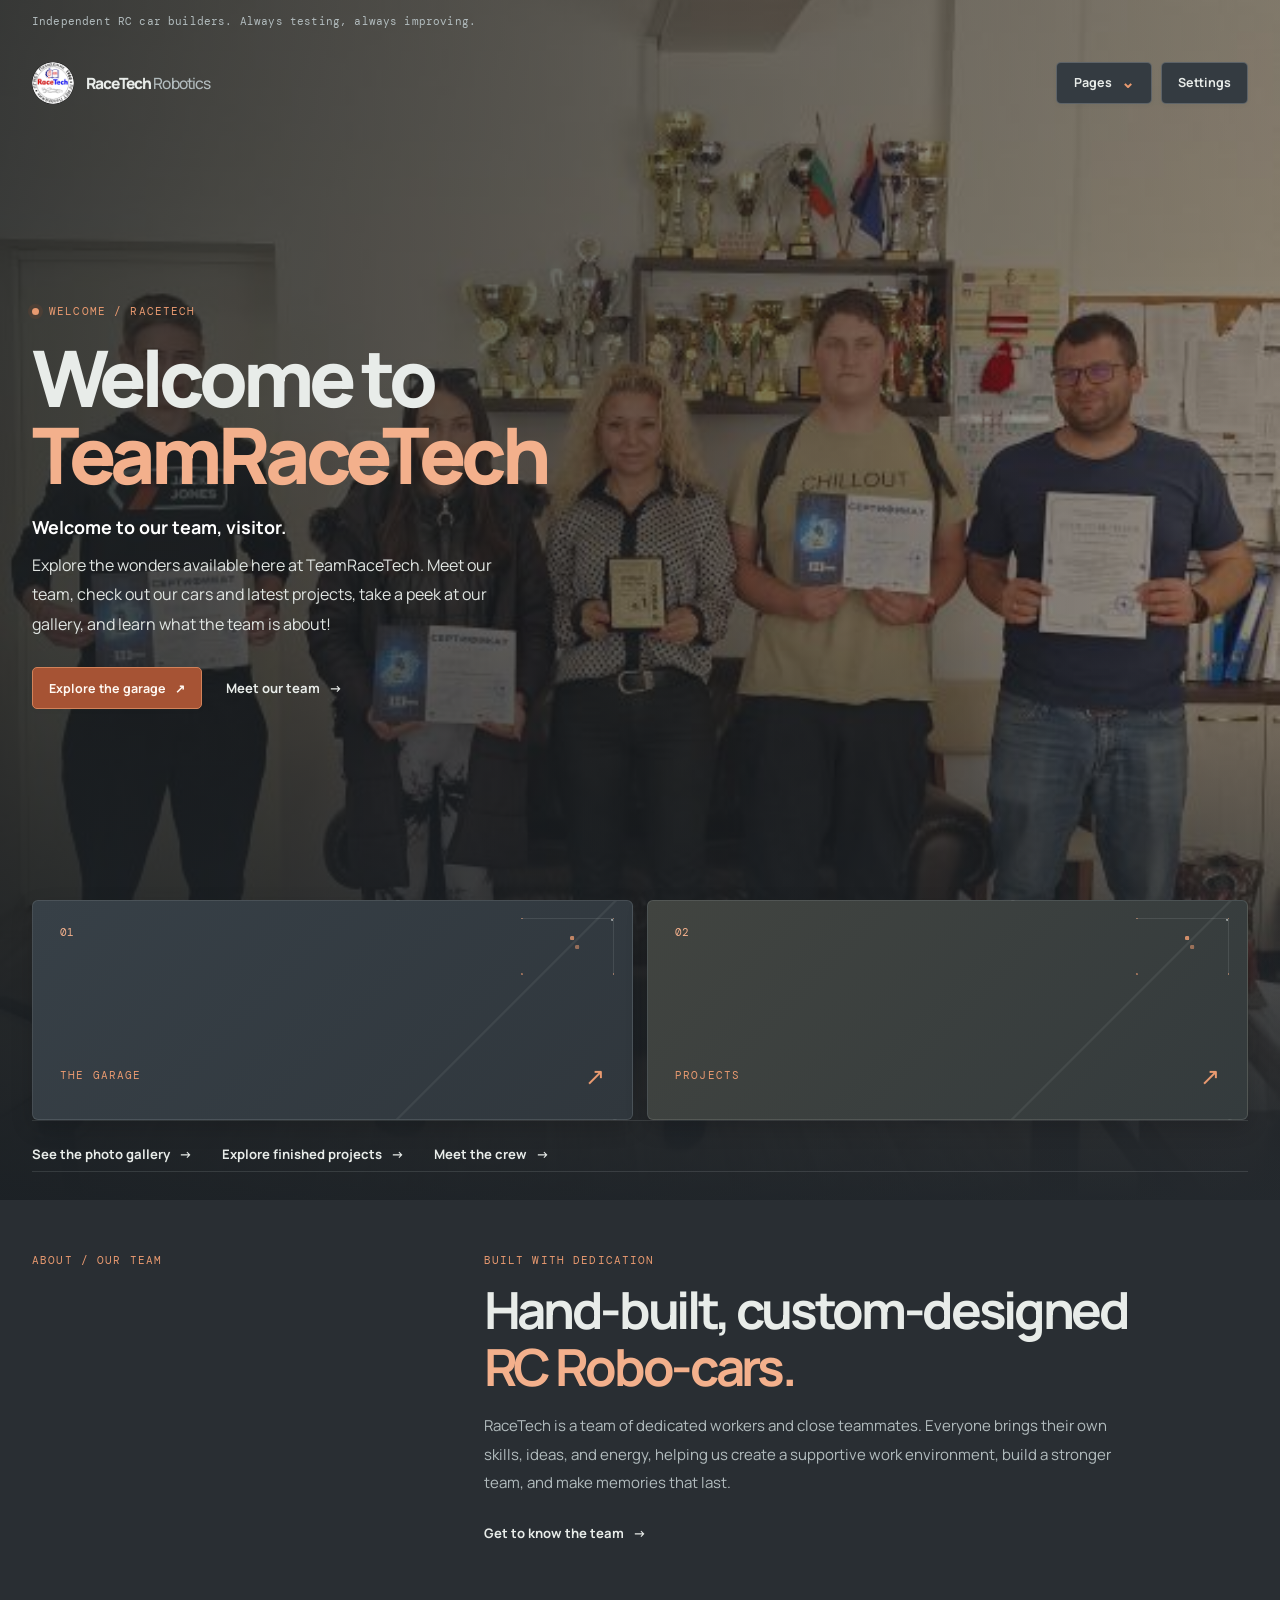
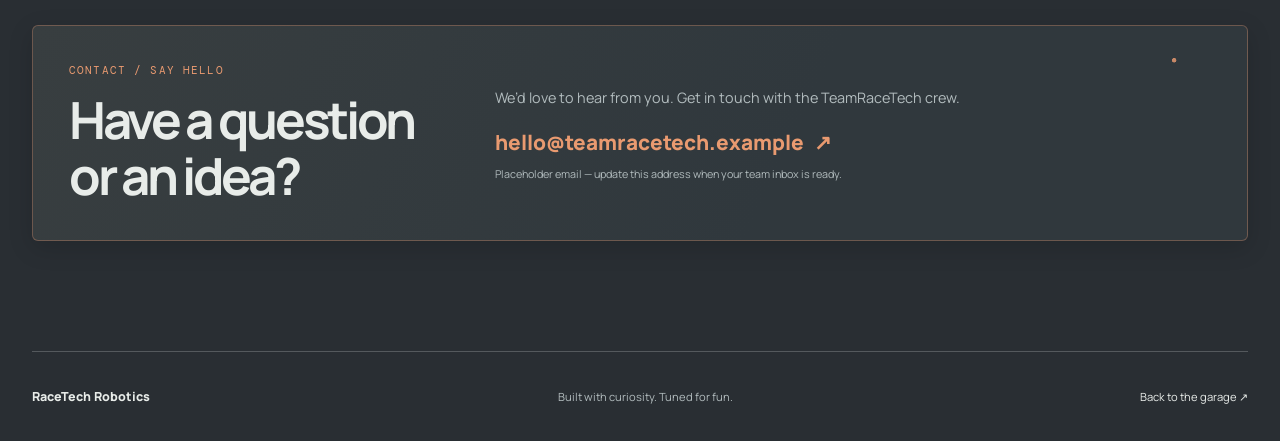
<file: index.html>
<!DOCTYPE html>
<html lang="en">
  <head>
    <meta charset="UTF-8" />
    <meta name="viewport" content="width=device-width, initial-scale=1.0" />
    <meta name="theme-color" content="#292e33" />
    <meta name="description" content="Welcome to TeamRaceTech. Meet our team, explore our RC cars, and see what we are building." />
    <title>Welcome to TeamRaceTech | RaceTech Robotics</title>
    <link rel="preconnect" href="https://fonts.googleapis.com" />
    <link rel="preconnect" href="https://fonts.gstatic.com" crossorigin />
    <link href="https://fonts.googleapis.com/css2?family=DM+Mono:wght@400;500&family=Manrope:wght@400;500;600;700;800&display=swap" rel="stylesheet" />
    <link rel="stylesheet" href="style.css" />
    <script defer src="script.js"></script>
  </head>
  <body data-page="home">
    <div class="site-shell home-page">
      <div class="home-backdrop" role="img" aria-label="The TeamRaceTech members celebrating their achievements"></div>
      <div class="rec-banner" id="rec-banner">
        <span>Independent RC car builders. Always testing, always improving.</span>
      </div>

      <header class="navbar">
        <a class="logo" href="index.html" aria-label="RaceTech Robotics home">
          <img class="logo-mark" src="racetech-logo.png" alt="" />
          <span>RaceTech <span class="logo-light">Robotics</span></span>
        </a>
        <nav class="nav-controls" aria-label="Main navigation">
          <div class="pages-dropdown">
            <button class="tech-btn nav-trigger" id="pages-toggle" type="button" aria-expanded="false" aria-controls="pages-menu">
              Pages <span class="chevron" aria-hidden="true">⌄</span>
            </button>
            <div class="dropdown-content" id="pages-menu" hidden>
              <a href="index.html" aria-current="page"><span>01</span> Home</a>
              <a href="garage.html"><span>02</span> Garage</a>
              <a href="gallery.html"><span>03</span> Gallery</a>
              <a href="projects.html"><span>04</span> Projects</a>
              <a href="final-projects.html"><span>05</span> Final Projects</a>
              <a href="team.html"><span>06</span> The team</a>
            </div>
          </div>
          <button class="tech-btn" type="button" onclick="openModal('settings-modal')">Settings</button>
        </nav>
      </header>

      <main class="container home-container">
        <section class="hero welcome-hero">
          <div class="hero-copy">
            <p class="eyebrow"><span class="live-dot"></span> WELCOME / RACETECH</p>
            <h1>Welcome to<br /><span>TeamRaceTech</span></h1>
            <p class="hero-desc"><strong>Welcome to our team, visitor.</strong> Explore the wonders available here at TeamRaceTech. Meet our team, check out our cars and latest projects, take a peek at our gallery, and learn what the team is about!</p>
            <div class="hero-actions">
              <a class="tech-btn primary-btn" href="garage.html">Explore the garage <span aria-hidden="true">↗</span></a>
              <a class="text-button" href="team.html">Meet our team <span aria-hidden="true">→</span></a>
            </div>
          </div>
        </section>

        <section class="home-feature-grid">
          <a class="feature-card" href="garage.html">
            <span class="feature-number">01</span>
            <div><p class="eyebrow">THE GARAGE</p></div>
            <span class="card-arrow" aria-hidden="true">↗</span>
          </a>
          <a class="feature-card feature-card-accent" href="projects.html">
            <span class="feature-number">02</span>
            <div><p class="eyebrow">PROJECTS</p></div>
            <span class="card-arrow" aria-hidden="true">↗</span>
          </a>
        </section>
        <section class="home-project-links">
          <a class="text-button" href="gallery.html">See the photo gallery <span aria-hidden="true">→</span></a>
          <a class="text-button" href="final-projects.html">Explore finished projects <span aria-hidden="true">→</span></a>
          <a class="text-button" href="team.html">Meet the crew <span aria-hidden="true">→</span></a>
        </section>

        <section class="intro-section home-about" id="about">
          <div class="section-kicker">ABOUT / OUR TEAM</div>
          <div>
            <p class="eyebrow">BUILT WITH DEDICATION</p>
            <h2>Hand-built, custom-designed<br /><span>RC Robo-cars.</span></h2>
            <p>RaceTech is a team of dedicated workers and close teammates. Everyone brings their own skills, ideas, and energy, helping us create a supportive work environment, build a stronger team, and make memories that last.</p>
            <a class="text-button" href="team.html">Get to know the team <span aria-hidden="true">→</span></a>
          </div>
        </section>

        <section class="contact-section" id="contact">
          <div>
            <p class="eyebrow">CONTACT / SAY HELLO</p>
            <h2>Have a question<br />or an idea?</h2>
          </div>
          <div class="contact-copy">
            <p>We’d love to hear from you. Get in touch with the TeamRaceTech crew.</p>
            <a class="contact-email" href="mailto:hello@teamracetech.example">hello@teamracetech.example <span aria-hidden="true">↗</span></a>
            <p class="contact-note">Placeholder email — update this address when your team inbox is ready.</p>
          </div>
        </section>
      </main>

      <footer class="site-footer"><a class="footer-brand" href="index.html">RaceTech Robotics</a><span>Built with curiosity. Tuned for fun.</span><a href="garage.html">Back to the garage ↗</a></footer>
    </div>

    <div id="settings-modal" class="modal-overlay" style="display:none;">
      <section class="modal-card" role="dialog" aria-modal="true" aria-labelledby="settings-title">
        <div class="modal-header"><div><p class="eyebrow">PREFERENCES</p><h2 id="settings-title">Settings</h2></div><button class="icon-button" type="button" aria-label="Close" onclick="closeModal('settings-modal')">×</button></div>
        <label class="toggle-row"><span><strong>Background grid</strong><small>A little workshop texture</small></span><input id="toggle-grid" type="checkbox" checked onchange="toggleSetting('grid')" /></label>
        <label class="toggle-row"><span><strong>Pointer glow</strong><small>Soft light that follows your cursor</small></span><input id="toggle-glow" type="checkbox" checked onchange="toggleSetting('glow')" /></label>
      </section>
    </div>
  </body>
</html>
</file>
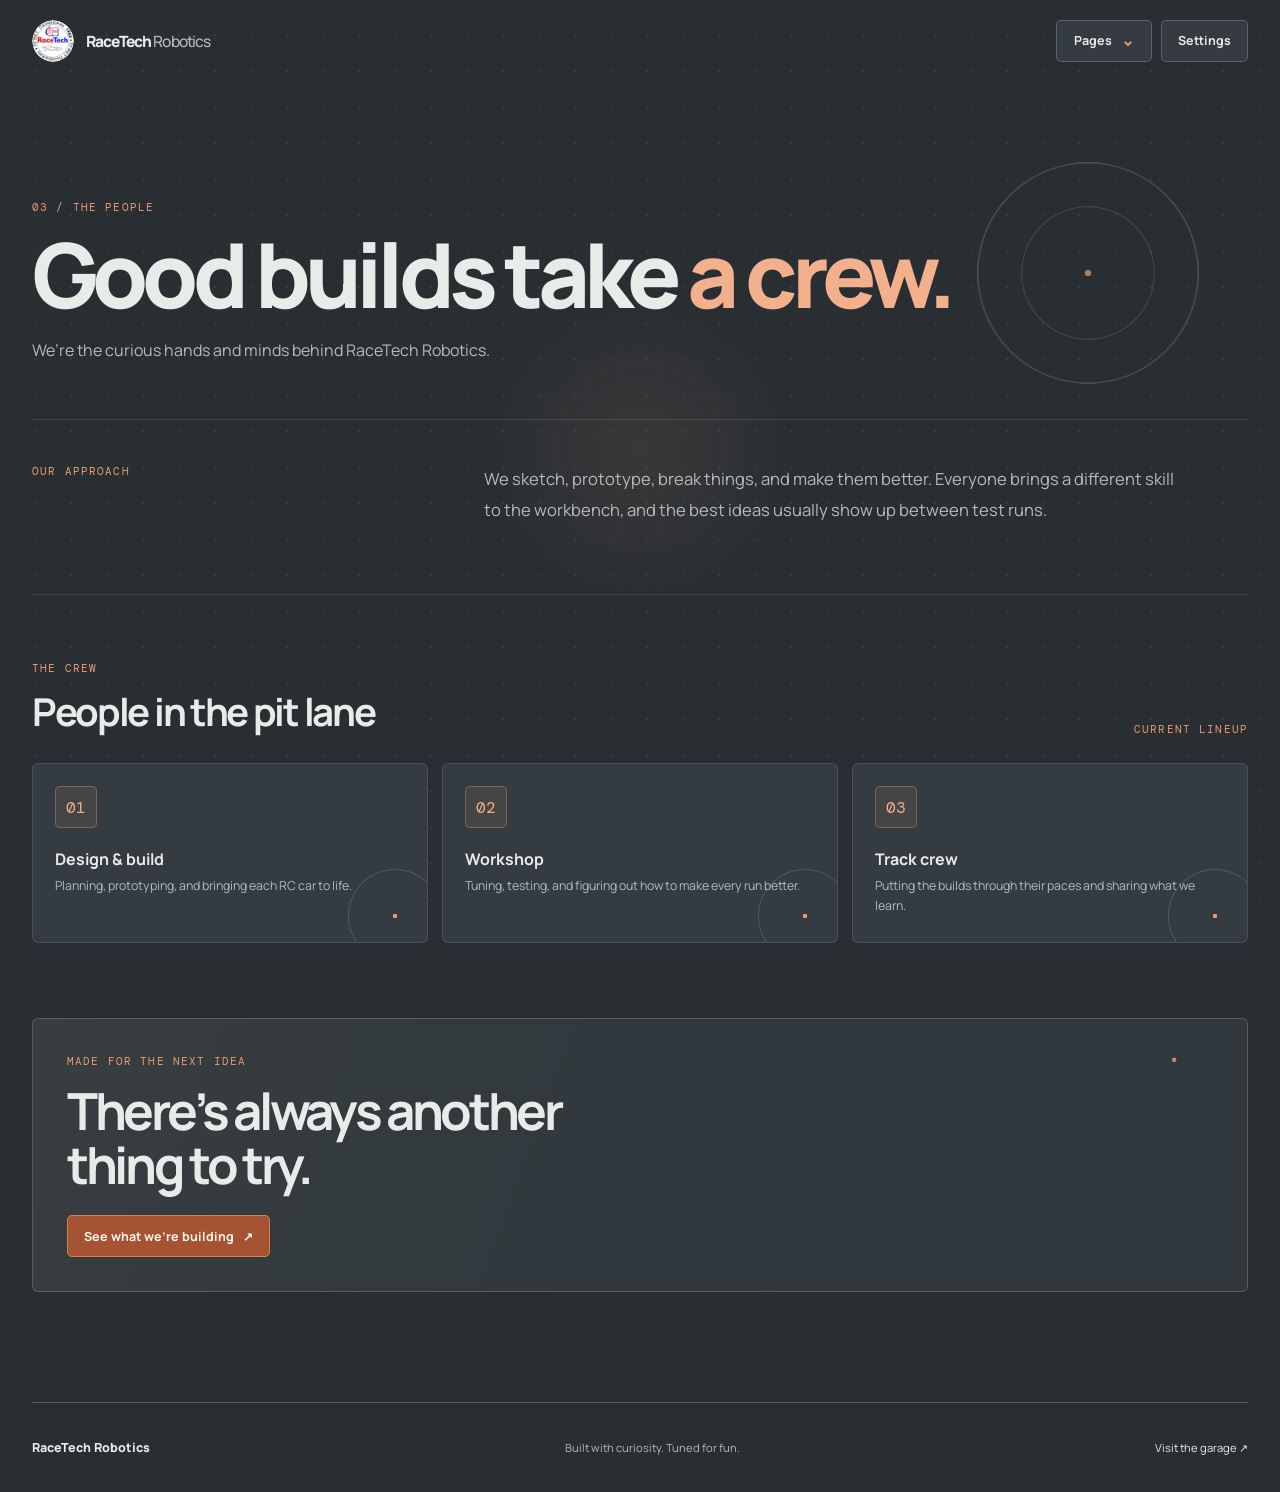
<file: team.html>
<!DOCTYPE html>
<html lang="en">
  <head>
    <meta charset="UTF-8" />
    <meta name="viewport" content="width=device-width, initial-scale=1.0" />
    <meta name="theme-color" content="#292e33" />
    <meta name="description" content="Meet the RaceTech Robotics crew building and racing RC cars." />
    <title>The Team | RaceTech Robotics</title>
    <link rel="preconnect" href="https://fonts.googleapis.com" />
    <link rel="preconnect" href="https://fonts.gstatic.com" crossorigin />
    <link href="https://fonts.googleapis.com/css2?family=DM+Mono:wght@400;500&family=Manrope:wght@400;500;600;700;800&display=swap" rel="stylesheet" />
    <link rel="stylesheet" href="style.css" />
    <script defer src="script.js"></script>
  </head>
  <body data-page="team">
    <div class="site-shell">
      <header class="navbar">
        <a class="logo" href="index.html" aria-label="RaceTech Robotics home"><img class="logo-mark" src="racetech-logo.png" alt="" /><span>RaceTech <span class="logo-light">Robotics</span></span></a>
        <nav class="nav-controls" aria-label="Main navigation">
          <div class="pages-dropdown"><button class="tech-btn nav-trigger" id="pages-toggle" type="button" aria-expanded="false" aria-controls="pages-menu">Pages <span class="chevron" aria-hidden="true">⌄</span></button><div class="dropdown-content" id="pages-menu" hidden><a href="index.html"><span>01</span> Home</a><a href="garage.html"><span>02</span> Garage</a><a href="gallery.html"><span>03</span> Gallery</a><a href="projects.html"><span>04</span> Projects</a><a href="final-projects.html"><span>05</span> Final Projects</a><a href="team.html" aria-current="page"><span>06</span> The team</a></div></div>
          <button class="tech-btn" type="button" onclick="openModal('settings-modal')">Settings</button>
        </nav>
      </header>
      <main class="container subpage">
        <header class="page-heading"><p class="eyebrow">03 / THE PEOPLE</p><h1>Good builds take <span>a crew.</span></h1><p>We’re the curious hands and minds behind RaceTech Robotics.</p></header>
        <section class="team-intro">
          <div class="section-kicker">OUR APPROACH</div>
          <p>We sketch, prototype, break things, and make them better. Everyone brings a different skill to the workbench, and the best ideas usually show up between test runs.</p>
        </section>
        <section class="roster-section"><div class="section-title-row"><div><p class="eyebrow">THE CREW</p><h2>People in the pit lane</h2></div><span class="section-kicker">CURRENT LINEUP</span></div><div class="team-grid"><article class="team-card"><div class="team-card-icon">01</div><h3>Design &amp; build</h3><p>Planning, prototyping, and bringing each RC car to life.</p></article><article class="team-card"><div class="team-card-icon">02</div><h3>Workshop</h3><p>Tuning, testing, and figuring out how to make every run better.</p></article><article class="team-card"><div class="team-card-icon">03</div><h3>Track crew</h3><p>Putting the builds through their paces and sharing what we learn.</p></article></div></section>
        <section class="join-card"><p class="eyebrow">MADE FOR THE NEXT IDEA</p><h2>There’s always another<br />thing to try.</h2><a class="tech-btn primary-btn" href="projects.html">See what we’re building <span aria-hidden="true">↗</span></a></section>
      </main>
      <footer class="site-footer"><a class="footer-brand" href="index.html">RaceTech Robotics</a><span>Built with curiosity. Tuned for fun.</span><a href="garage.html">Visit the garage ↗</a></footer>
    </div>
    <div id="settings-modal" class="modal-overlay" style="display:none;"><section class="modal-card" role="dialog" aria-modal="true" aria-labelledby="settings-title"><div class="modal-header"><div><p class="eyebrow">PREFERENCES</p><h2 id="settings-title">Settings</h2></div><button class="icon-button" type="button" aria-label="Close" onclick="closeModal('settings-modal')">×</button></div><label class="toggle-row"><span><strong>Background grid</strong><small>A little workshop texture</small></span><input id="toggle-grid" type="checkbox" checked onchange="toggleSetting('grid')" /></label><label class="toggle-row"><span><strong>Pointer glow</strong><small>Soft light that follows your cursor</small></span><input id="toggle-glow" type="checkbox" checked onchange="toggleSetting('glow')" /></label></section></div>
  </body>
</html>
</file>
<file: style.css>
:root {
  color-scheme: dark;
  --bg: #292e33;
  --panel: #343b41;
  --panel-raised: #404950;
  --line: rgba(230, 234, 232, 0.12);
  --line-strong: rgba(230, 234, 232, 0.23);
  --text: #e8ece9;
  --muted: #b2bcbe;
  --accent: #e99a70;
  --accent-dark: #f3b08c;
  --mono: "DM Mono", monospace;
  --sans: "Manrope", sans-serif;
}

* { box-sizing: border-box; }
html { scroll-behavior: smooth; }
body {
  min-height: 100vh;
  margin: 0;
  overflow-x: hidden;
  background: var(--bg);
  color: var(--text);
  font-family: var(--sans);
  -webkit-font-smoothing: antialiased;
}
body::before {
  position: fixed;
  z-index: 0;
  inset: 0;
  background-image:
    radial-gradient(circle, rgba(230, 234, 232, 0.18) 1px, transparent 1.2px),
    linear-gradient(rgba(230, 234, 232, 0.035) 1px, transparent 1px),
    linear-gradient(90deg, rgba(230, 234, 232, 0.035) 1px, transparent 1px);
  background-position: 17px 17px, center, center;
  background-size: 36px 36px, 36px 36px, 36px 36px;
  content: "";
  opacity: 0.42;
  pointer-events: none;
}
body.grid-hidden::before { display: none; }
body::after {
  position: fixed;
  z-index: 0;
  inset: 0;
  background: radial-gradient(220px circle at var(--pointer-x, 50%) var(--pointer-y, 50%), rgba(233, 154, 112, 0.09), transparent 74%);
  content: "";
  pointer-events: none;
}
body.glow-hidden::after { display: none; }
a { color: inherit; text-decoration: none; }
button, input { font: inherit; }
button { color: inherit; }
button:focus-visible, a:focus-visible, input:focus-visible {
  outline: 2px solid var(--accent);
  outline-offset: 4px;
}
[hidden] { display: none !important; }
.site-shell { position: relative; z-index: 1; width: min(100% - 64px, 1360px); margin: 0 auto; }

.rec-banner {
  display: flex;
  min-height: 42px;
  justify-content: space-between;
  align-items: center;
  gap: 16px;
  color: var(--muted);
  font-size: 0.76rem;
}
.text-button {
  display: inline-flex;
  align-items: center;
  gap: 9px;
  padding: 0;
  border: 0;
  background: none;
  color: var(--text);
  font-size: 0.82rem;
  font-weight: 700;
  cursor: pointer;
  transition: color 180ms ease, gap 180ms ease;
}
.text-button:hover { gap: 14px; color: var(--accent); }
.navbar {
  position: relative;
  z-index: 20;
  top: 0;
  display: flex;
  min-height: 82px;
  justify-content: space-between;
  align-items: center;
  gap: 24px;
  border-bottom: 1px solid transparent;
  background: transparent;
}
.logo { display: inline-flex; align-items: center; gap: 12px; font-size: 0.97rem; font-weight: 800; letter-spacing: -0.04em; white-space: nowrap; }
.logo-mark {
  display: block;
  width: 42px;
  height: 42px;
  flex: 0 0 auto;
  border-radius: 50%;
  background: #000;
  object-fit: contain;
}
.logo-light { color: var(--muted); font-weight: 500; }
.nav-controls { display: flex; align-items: center; gap: 9px; }
.pages-dropdown { position: relative; }
.tech-btn {
  position: relative;
  isolation: isolate;
  display: inline-flex;
  min-height: 42px;
  justify-content: center;
  align-items: center;
  gap: 9px;
  padding: 0 16px;
  overflow: visible;
  border: 1px solid var(--line-strong);
  border-radius: 8px;
  background: #171c20;
  color: var(--text);
  font-size: 0.78rem;
  font-weight: 700;
  cursor: pointer;
  transition: border-color 180ms ease, background 180ms ease, color 180ms ease, transform 180ms ease;
}
.tech-btn::before {
  position: absolute;
  z-index: 0;
  inset: -1px;
  padding: 1px;
  border-radius: inherit;
  background: conic-gradient(from 0deg, transparent 0deg 250deg, var(--accent) 290deg, #f4ffd8 320deg, transparent 360deg);
  content: "";
  opacity: 0;
  -webkit-mask: linear-gradient(#000 0 0) content-box, linear-gradient(#000 0 0);
  -webkit-mask-composite: xor;
  mask-composite: exclude;
  pointer-events: none;
  transition: opacity 180ms ease;
}
.tech-btn:hover {
  transform: translateY(-1px);
  border-color: rgba(197, 243, 106, 0.65);
  background: #202820;
  color: #f7ffea;
}
.tech-btn:hover::before { opacity: 0.82; animation: orbit-glow 1.6s linear infinite; }
.tech-btn:active { transform: translateY(0); }
.small-btn { min-height: 34px; padding: 0 12px; font-size: 0.7rem; }
.primary-btn { border-color: var(--accent); background: var(--accent); color: #171b12; }
.primary-btn:hover { border-color: #e2ffab; background: #d4ff8b; color: #11150d; }
.primary-btn::before { inset: -2px; padding: 2px; }
.nav-trigger { min-width: 96px; }
.chevron { color: var(--accent); font-size: 1rem; line-height: 0.7; }
.dropdown-content {
  position: absolute;
  top: calc(100% + 10px);
  right: 0;
  z-index: 40;
  width: 218px;
  max-height: min(70vh, 360px);
  padding: 7px;
  overflow-y: auto;
  border: 1px solid var(--line-strong);
  border-radius: 12px;
  background: #1a2023;
  box-shadow: 0 18px 44px rgba(0, 0, 0, 0.42);
  animation: menu-enter 150ms ease both;
}
.dropdown-content a {
  display: flex;
  min-height: 42px;
  align-items: center;
  gap: 13px;
  padding: 0 11px;
  border-radius: 7px;
  color: var(--text);
  font-size: 0.81rem;
  font-weight: 600;
}
.dropdown-content a span { color: var(--muted); font-family: var(--mono); font-size: 0.68rem; }
.dropdown-content a:hover, .dropdown-content a[aria-current="page"] { background: rgba(197, 243, 106, 0.1); color: var(--accent); }
.container { padding: 50px 0 110px; }
.home-page { isolation: isolate; }
.home-backdrop {
  position: absolute;
  z-index: -1;
  top: 0;
  left: 50%;
  width: 100vw;
  height: min(1050px, calc(100svh + 240px));
  transform: translateX(-50%);
  background-image:
    linear-gradient(90deg, var(--bg) 0%, rgba(16, 19, 22, 0.96) 22%, rgba(16, 19, 22, 0.66) 63%, rgba(16, 19, 22, 0.48) 100%),
    linear-gradient(180deg, rgba(16, 19, 22, 0.1) 42%, rgba(16, 19, 22, 0.42) 72%, var(--bg) 100%),
    url("welcome-background.jpg");
  background-position: center, center, right center;
  background-repeat: no-repeat;
  background-size: cover, cover, auto 85%;
  pointer-events: none;
}
.home-container { padding-top: 0; }
.hero {
  display: grid;
  min-height: 570px;
  grid-template-columns: 0.94fr 1.06fr;
  align-items: center;
  gap: clamp(32px, 6vw, 88px);
  padding: 46px 0 58px;
}
.hero-copy { position: relative; z-index: 1; }
.eyebrow, .section-kicker {
  margin: 0;
  color: var(--accent);
  font-family: var(--mono);
  font-size: 0.68rem;
  letter-spacing: 0.08em;
  line-height: 1.6;
  text-transform: uppercase;
}
.hero .eyebrow { display: flex; align-items: center; gap: 10px; }
.live-dot { width: 7px; height: 7px; border-radius: 50%; background: var(--accent); box-shadow: 0 0 12px rgba(197, 243, 106, 0.75); }
.hero h1, .page-heading h1 {
  margin: 19px 0 17px;
  font-size: clamp(3.1rem, 6.1vw, 5.9rem);
  font-weight: 800;
  letter-spacing: -0.085em;
  line-height: 0.99;
}
.hero h1 span, .page-heading h1 span, .intro-section h2 span { color: var(--accent); }
.hero-desc { max-width: 500px; margin: 0; color: var(--muted); font-size: 1rem; line-height: 1.85; }
.hero-actions { display: flex; align-items: center; gap: 24px; margin-top: 28px; }
.hero-visual {
  position: relative;
  min-width: 0;
  margin: 0;
  padding: 11px;
  border: 1px solid var(--line-strong);
  border-radius: 16px 4px 16px 4px;
  background: #171c20;
}
.hero-visual::after { position: absolute; inset: 11px; border: 1px solid rgba(255, 255, 255, 0.14); border-radius: 9px 2px 9px 2px; content: ""; pointer-events: none; }
.hero-visual img { display: block; width: 100%; height: clamp(320px, 38vw, 480px); border-radius: 9px 2px 9px 2px; object-fit: cover; filter: saturate(0.82) contrast(1.04); }
.hero-visual figcaption { display: flex; justify-content: space-between; gap: 12px; padding: 13px 5px 2px; color: var(--muted); font-family: var(--mono); font-size: 0.59rem; letter-spacing: 0.07em; }
.visual-index { position: absolute; top: 26px; left: 26px; padding: 7px 9px; border: 1px solid rgba(255,255,255,.35); border-radius: 4px; background: rgba(16,19,22,.7); color: var(--text); font-family: var(--mono); font-size: 0.65rem; }
.hero-stats { display: flex; gap: clamp(25px, 4vw, 48px); margin-top: 43px; }
.hero-stats div { display: grid; gap: 6px; }
.hero-stats strong { font-family: var(--mono); font-size: 1.2rem; font-weight: 400; }
.hero-stats span { color: var(--muted); font-size: 0.72rem; }
.welcome-hero {
  min-height: clamp(520px, calc(100svh - 145px), 760px);
  grid-template-columns: minmax(0, 1fr);
  padding: 38px 0 64px;
}
.welcome-hero .hero-copy { max-width: 560px; }
.welcome-hero h1 { max-width: 800px; }
.welcome-hero .hero-desc { max-width: 500px; color: #d0d7d0; }
.welcome-hero .hero-desc strong { display: block; margin-bottom: 7px; color: var(--text); font-size: 1.12rem; }

.intro-section { display: grid; grid-template-columns: 0.7fr 1.3fr; gap: 40px; padding: 72px 0 82px; border-top: 1px solid var(--line); }
.intro-section h2 { margin: 0 0 18px; font-size: clamp(2rem, 4vw, 3.7rem); letter-spacing: -0.07em; line-height: 1.1; }
.intro-section p:not(.eyebrow) { max-width: 660px; margin: 0 0 22px; color: var(--muted); font-size: 0.94rem; line-height: 1.9; }
.intro-section .text-button { margin-top: 4px; }
.home-about { padding-top: 80px; }
.home-about .eyebrow { margin-bottom: 12px; }
.contact-section {
  display: grid;
  grid-template-columns: 0.7fr 1.3fr;
  gap: 40px;
  align-items: center;
  padding: 36px;
  border: 1px solid rgba(197, 243, 106, 0.24);
  border-radius: 12px 3px 12px 3px;
  background: linear-gradient(115deg, rgba(197, 243, 106, 0.08), rgba(23, 28, 32, 0.88) 55%);
}
.contact-section h2 { margin: 12px 0 0; font-size: clamp(2rem, 4vw, 3.4rem); letter-spacing: -0.07em; line-height: 1.1; }
.contact-copy > p:first-child { max-width: 510px; margin: 0 0 17px; color: var(--muted); font-size: 0.9rem; line-height: 1.8; }
.contact-email { display: inline-flex; align-items: center; gap: 10px; color: var(--accent); font-size: clamp(1rem, 2vw, 1.3rem); font-weight: 800; overflow-wrap: anywhere; }
.contact-email:hover { color: #e2ffab; }
.contact-note { margin: 11px 0 0; color: var(--muted); font-size: 0.67rem; }
.home-feature-grid { display: grid; grid-template-columns: 1fr 1fr; gap: 14px; }
.home-project-links { display: flex; flex-wrap: wrap; gap: 18px 30px; padding: 24px 0 8px; border-top: 1px solid var(--line); }
.feature-card {
  position: relative;
  display: flex;
  min-height: 220px;
  justify-content: space-between;
  align-items: flex-end;
  padding: 27px;
  overflow: hidden;
  border: 1px solid var(--line);
  border-radius: 12px 3px 12px 3px;
  background: linear-gradient(135deg, #20272a, #161b1e);
  transition: border-color 200ms ease, transform 200ms ease;
}
.feature-card:hover { transform: translateY(-3px); border-color: rgba(197, 243, 106, 0.52); }
.feature-card-accent { background: linear-gradient(135deg, #242b20, #171c18); }
.feature-number { position: absolute; top: 24px; left: 27px; color: var(--muted); font-family: var(--mono); font-size: 0.7rem; }
.feature-card .eyebrow { margin-bottom: 8px; }
.feature-card h3 { margin: 0; font-size: clamp(1.5rem, 2.6vw, 2.2rem); letter-spacing: -0.06em; line-height: 1.16; }
.card-arrow { color: var(--accent); font-size: 1.5rem; }

.subpage { min-height: 66vh; }
.page-heading { padding: 67px 0 54px; border-bottom: 1px solid var(--line); }
.page-heading h1 { margin-top: 14px; font-size: clamp(3rem, 7vw, 6.3rem); }
.page-heading > p:last-child { max-width: 600px; margin: 0; color: var(--muted); font-size: 1rem; line-height: 1.8; }
.gallery-grid { display: grid; grid-template-columns: repeat(3, minmax(0, 1fr)); gap: 17px; padding-top: 32px; }
.gallery-card { min-width: 0; padding: 10px; border: 1px solid var(--line); border-radius: 12px 3px 12px 3px; background: var(--panel); transition: transform 200ms ease, border-color 200ms ease; }
.gallery-card:hover { transform: translateY(-3px); border-color: rgba(197, 243, 106, 0.46); }
.gallery-img { display: block; width: 100%; height: 230px; border-radius: 7px 2px 7px 2px; object-fit: cover; background: var(--panel-raised); }
.gallery-caption { display: flex; min-height: 52px; justify-content: space-between; align-items: center; gap: 12px; padding: 8px 6px 0; font-size: 0.84rem; font-weight: 700; }
.gallery-caption .eyebrow { color: var(--muted); font-size: 0.59rem; }
.delete-photo { min-height: 32px; padding: 0 10px; }
.empty-state { grid-column: 1 / -1; padding: 36px; border: 1px dashed var(--line-strong); border-radius: 10px; color: var(--muted); text-align: center; }
.team-intro { display: grid; grid-template-columns: 0.7fr 1.3fr; gap: 40px; padding: 43px 0 68px; border-bottom: 1px solid var(--line); }
.team-intro p { max-width: 700px; margin: 0; color: var(--muted); font-size: 1.04rem; line-height: 1.9; }
.roster-section { padding: 65px 0 75px; }
.section-title-row { display: flex; justify-content: space-between; align-items: end; gap: 20px; margin-bottom: 25px; }
.section-title-row h2 { margin: 8px 0 0; font-size: clamp(1.8rem, 3vw, 2.7rem); letter-spacing: -0.06em; }
.team-grid { display: grid; grid-template-columns: repeat(auto-fit, minmax(230px, 1fr)); gap: 14px; }
.team-card { min-height: 180px; padding: 22px; border: 1px solid var(--line); border-radius: 10px 3px 10px 3px; background: var(--panel); }
.team-card-icon { display: grid; width: 42px; height: 42px; place-items: center; margin-bottom: 20px; border: 1px solid rgba(197, 243, 106, .28); border-radius: 12px 3px 12px 3px; color: var(--accent); font-family: var(--mono); }
.team-card h3 { margin: 0 0 6px; font-size: 1rem; }
.team-card p { margin: 0; color: var(--muted); font-size: 0.77rem; line-height: 1.6; }
.join-card { padding: 34px; border: 1px solid rgba(197, 243, 106, .25); border-radius: 12px 3px 12px 3px; background: linear-gradient(120deg, rgba(197,243,106,.08), rgba(23,28,32,.76)); }
.join-card h2 { margin: 12px 0 24px; font-size: clamp(2rem, 4vw, 3.5rem); letter-spacing: -0.07em; line-height: 1.06; }
.project-list { display: grid; gap: 18px; padding-top: 32px; }
.project-card { display: grid; grid-template-columns: 1fr 1fr; align-items: stretch; gap: 24px; padding: 18px; border: 1px solid var(--line); border-radius: 12px 3px 12px 3px; background: var(--panel); }
.project-card-reverse .project-copy { order: 2; }
.project-card-reverse .project-result { order: 1; }
.project-copy { padding: 14px 8px; }
.project-copy h2, .final-project-copy h2 { margin: 10px 0; font-size: clamp(1.55rem, 3vw, 2.2rem); letter-spacing: -0.06em; }
.project-copy > p:not(.eyebrow), .final-project-copy > p:not(.eyebrow) { max-width: 620px; color: var(--muted); font-size: 0.86rem; line-height: 1.8; }
.project-result { position: relative; min-height: 290px; margin: 0; overflow: hidden; border-radius: 8px 2px 8px 2px; background: var(--panel-raised); }
.project-result img { display: block; width: 100%; height: 100%; min-height: 290px; object-fit: cover; }
.project-result figcaption { position: absolute; right: 10px; bottom: 10px; left: 10px; padding: 9px 11px; border: 1px solid var(--line-strong); border-radius: 5px; background: rgba(16, 19, 22, .82); color: var(--accent); font-family: var(--mono); font-size: 0.58rem; letter-spacing: .05em; }
.project-specs { display: grid; gap: 9px; margin: 20px 0; }
.project-specs div { display: grid; grid-template-columns: 100px 1fr; gap: 12px; }
.project-specs dt { color: var(--muted); font-family: var(--mono); font-size: 0.63rem; text-transform: uppercase; }
.project-specs dd { margin: 0; color: var(--text); font-size: 0.76rem; }
.final-project-grid { display: grid; grid-template-columns: repeat(2, minmax(0, 1fr)); gap: 18px; padding-top: 32px; }
.final-project-card { overflow: hidden; border: 1px solid var(--line); border-radius: 12px 3px 12px 3px; background: var(--panel); transition: transform 200ms ease, border-color 200ms ease; }
.final-project-card:hover { transform: translateY(-3px); border-color: rgba(197, 243, 106, .46); }
.final-project-card > img { display: block; width: 100%; height: 280px; object-fit: cover; background: var(--panel-raised); }
.final-project-copy { padding: 22px; }
.gallery-note { margin-top: 34px; padding: 22px 24px; border: 1px solid rgba(197, 243, 106, .22); border-radius: 10px 3px 10px 3px; background: rgba(197, 243, 106, .04); }
.gallery-note .eyebrow { color: var(--accent); }
.gallery-note p:last-child { max-width: 780px; margin: 8px 0 0; color: var(--muted); font-size: .8rem; line-height: 1.8; }
.gallery-note code { color: var(--text); font-family: var(--mono); font-size: .75rem; }
.gallery-note a { color: var(--accent); }

.site-footer { display: flex; min-height: 90px; justify-content: space-between; align-items: center; gap: 18px; border-top: 1px solid var(--line); color: var(--muted); font-size: 0.7rem; }
.site-footer a:last-child { color: var(--text); }
.site-footer a:hover { color: var(--accent); }
.footer-brand { color: var(--text); font-size: 0.78rem; font-weight: 800; }

.modal-overlay { position: fixed; z-index: 100; inset: 0; display: flex; justify-content: center; align-items: center; padding: 20px; background: rgba(5, 7, 8, 0.76); backdrop-filter: blur(9px); }
.modal-card { width: min(100%, 440px); padding: 27px; border: 1px solid var(--line-strong); border-radius: 13px 4px 13px 4px; background: #171c20; box-shadow: 0 25px 80px rgba(0,0,0,.5); animation: menu-enter 180ms ease both; }
.modal-header { display: flex; justify-content: space-between; align-items: start; gap: 20px; margin-bottom: 22px; }
.modal-header h2 { margin: 7px 0 0; font-size: 1.55rem; letter-spacing: -0.05em; }
.icon-button { width: 34px; height: 34px; border: 1px solid var(--line); border-radius: 8px; background: transparent; color: var(--muted); font-size: 1.4rem; cursor: pointer; }
.icon-button:hover { border-color: var(--line-strong); color: var(--text); }
.toggle-row { display: flex; justify-content: space-between; align-items: center; gap: 20px; padding: 15px 0; border-bottom: 1px solid var(--line); cursor: pointer; }
.toggle-row strong, .toggle-row small { display: block; }
.toggle-row strong { font-size: 0.82rem; }
.toggle-row small { margin-top: 4px; color: var(--muted); font-size: 0.69rem; }
.toggle-row input { width: 17px; height: 17px; accent-color: var(--accent); }

@keyframes orbit-glow { to { transform: rotate(360deg); } }
@keyframes menu-enter { from { opacity: 0; transform: translateY(-5px); } to { opacity: 1; transform: translateY(0); } }
@media (max-width: 900px) {
  .site-shell { width: min(100% - 40px, 720px); }
  .hero { min-height: auto; grid-template-columns: 1fr; gap: 35px; padding-top: 58px; }
  .hero-copy { max-width: 660px; }
  .hero-visual img { height: min(58vw, 470px); }
  .welcome-hero { min-height: 620px; padding-top: 45px; }
  .home-backdrop { background-position: center, center, 75% center; }
  .intro-section, .team-intro { grid-template-columns: 1fr; gap: 20px; }
  .contact-section { grid-template-columns: 1fr; gap: 20px; }
  .gallery-grid { grid-template-columns: repeat(2, minmax(0, 1fr)); }
  .project-card { grid-template-columns: 1fr; gap: 12px; }
  .project-card-reverse .project-copy, .project-card-reverse .project-result { order: initial; }
  .project-result, .project-result img { min-height: 250px; }
}
@media (max-width: 600px) {
  .site-shell { width: calc(100% - 32px); }
  .rec-banner { align-items: start; padding: 10px 0; font-size: 0.68rem; }
  .navbar { min-height: 58px; flex-wrap: nowrap; gap: 8px; padding: 8px 0; }
  .logo { gap: 8px; font-size: 0.78rem; }
  .logo-mark { width: 36px; height: 36px; }
  .nav-controls { width: auto; flex-wrap: nowrap; justify-content: flex-end; gap: 6px; }
  .nav-controls > .tech-btn { min-height: 36px; padding: 0 9px; font-size: 0.68rem; }
  .nav-trigger { min-width: 78px; min-height: 36px; padding: 0 9px; font-size: 0.68rem; }
  .container { padding: 25px 0 70px; }
  .hero { gap: 30px; padding: 39px 0 46px; }
  .hero h1 { font-size: clamp(2.2rem, 14vw, 4.3rem); }
  .hero-desc { font-size: 0.9rem; }
  .hero-actions { flex-wrap: wrap; gap: 18px; }
  .welcome-hero { min-height: 620px; padding: 39px 0 46px; }
  .home-backdrop {
    height: 850px;
    background-image:
      linear-gradient(90deg, rgba(16, 19, 22, 0.82), rgba(16, 19, 22, 0.42)),
      linear-gradient(180deg, rgba(16, 19, 22, 0.1) 40%, var(--bg) 100%),
      url("welcome-background.jpg");
    background-position: center, center, 70% top;
    background-size: cover, cover, auto 100%;
  }
  .hero-stats { margin-top: 30px; }
  .hero-visual img { height: 65vw; min-height: 230px; }
  .hero-visual figcaption { font-size: 0.49rem; }
  .intro-section { gap: 16px; padding: 45px 0 48px; }
  .home-about { padding-top: 55px; }
  .contact-section { gap: 15px; padding: 25px; }
  .home-feature-grid { grid-template-columns: 1fr; }
  .home-project-links { flex-direction: column; gap: 15px; }
  .feature-card { min-height: 175px; }
  .page-heading { padding: 42px 0 35px; }
  .page-heading h1 { font-size: clamp(2.2rem, 13vw, 4.5rem); }
  .gallery-grid { grid-template-columns: 1fr; gap: 12px; padding-top: 20px; }
  .final-project-grid { grid-template-columns: 1fr; }
  .final-project-card > img { height: 63vw; max-height: 340px; }
  .gallery-img { height: 63vw; max-height: 340px; }
  .team-intro { padding: 30px 0 45px; }
  .roster-section { padding: 44px 0; }
  .section-title-row { align-items: start; flex-direction: column; }
  .join-card { padding: 25px; }
  .site-footer { min-height: 100px; flex-wrap: wrap; justify-content: space-between; padding: 20px 0; }
  .site-footer span { order: 3; width: 100%; }
  .modal-card { padding: 22px; }
}
@media (prefers-reduced-motion: reduce) {
  *, *::before, *::after { scroll-behavior: auto !important; animation-duration: 0.01ms !important; animation-iteration-count: 1 !important; transition-duration: 0.01ms !important; }
}

/* Engineering notebook theme */
body { background: var(--bg); }
.rec-banner { font-family: var(--mono); font-size: 0.68rem; letter-spacing: 0.015em; }
.navbar {
  border-color: var(--line-strong);
  background: transparent;
  box-shadow: none;
  backdrop-filter: none;
}
.logo { letter-spacing: -0.055em; }
.logo-mark {
  border-radius: 50%;
  background: #000;
}
.tech-btn {
  border-color: var(--line-strong);
  border-radius: 5px;
  background: var(--panel);
  box-shadow: 0 2px 4px rgba(28, 48, 57, 0.035);
}
.tech-btn::before {
  background: conic-gradient(from 0deg, transparent 0deg 250deg, var(--accent) 290deg, #f5c5a8 320deg, transparent 360deg);
}
.tech-btn:hover {
  border-color: rgba(165, 77, 46, 0.62);
  background: #d3d8d7;
  color: var(--text);
}
.primary-btn { border-color: #ad5838; background: #a84e30; color: #fff8f2; }
.primary-btn:hover { border-color: #c77550; background: #8e4028; color: #fff8f2; }
.dropdown-content {
  border-color: var(--line-strong);
  border-radius: 7px;
  background: var(--panel);
  box-shadow: 0 16px 40px rgba(28, 48, 57, 0.16);
}
.dropdown-content a { border-radius: 4px; }
.dropdown-content a:hover, .dropdown-content a[aria-current="page"] { background: rgba(165, 77, 46, 0.11); color: var(--accent-dark); }
.eyebrow, .section-kicker { letter-spacing: 0.105em; }
.live-dot { box-shadow: 0 0 0 4px rgba(185, 82, 45, 0.12); }
.hero h1, .page-heading h1, .intro-section h2, .contact-section h2, .join-card h2 {
  letter-spacing: -0.065em;
}
.hero h1 span, .page-heading h1 span, .intro-section h2 span { color: var(--accent-dark); }
.home-backdrop {
  background-image:
    linear-gradient(90deg, var(--bg) 0%, rgba(185, 193, 194, 0.97) 22%, rgba(185, 193, 194, 0.66) 63%, rgba(185, 193, 194, 0.42) 100%),
    linear-gradient(180deg, rgba(185, 193, 194, 0.02) 42%, rgba(185, 193, 194, 0.3) 72%, var(--bg) 100%),
    url("welcome-background.jpg");
}
.welcome-hero .hero-desc { color: #43565c; }
.welcome-hero .hero-desc strong { color: var(--text); }
.feature-card {
  border-color: var(--line);
  border-radius: 6px;
  background:
    radial-gradient(circle at 90% 17%, rgba(165, 77, 46, 0.8) 0 2px, transparent 2.5px),
    linear-gradient(135deg, transparent 71%, rgba(28, 43, 48, 0.07) 71.15% 71.4%, transparent 71.55%),
    linear-gradient(135deg, #cbd1d0, #b7c1c1);
  box-shadow: 0 8px 22px rgba(28, 43, 48, 0.09);
}
.feature-card::before {
  position: absolute;
  top: 17px;
  right: 18px;
  width: 92px;
  height: 56px;
  border-top: 1px solid rgba(28, 43, 48, 0.2);
  border-right: 1px solid rgba(28, 43, 48, 0.2);
  background:
    radial-gradient(circle at 0 100%, var(--accent) 0 2px, transparent 2.5px),
    radial-gradient(circle at 100% 0, var(--text) 0 2px, transparent 2.5px),
    radial-gradient(circle at 61% 50%, var(--accent) 0 2px, transparent 2.5px),
    linear-gradient(90deg, transparent 0 61%, rgba(28, 43, 48, 0.2) 61% 62%, transparent 62%) 0 50% / 100% 1px no-repeat,
    linear-gradient(180deg, transparent 0 48%, rgba(28, 43, 48, 0.2) 48% 49%, transparent 49%) 100% 0 / 1px 100% no-repeat;
  content: "";
  opacity: 0.55;
  pointer-events: none;
}
.feature-card:hover { border-color: rgba(165, 77, 46, 0.6); }
.feature-card-accent {
  background:
    radial-gradient(circle at 90% 17%, rgba(165, 77, 46, 0.85) 0 2px, transparent 2.5px),
    linear-gradient(135deg, transparent 71%, rgba(28, 43, 48, 0.07) 71.15% 71.4%, transparent 71.55%),
    linear-gradient(135deg, #d0d0c7, #bdc4c1);
}
.feature-number { color: var(--accent-dark); }
.page-heading { position: relative; overflow: hidden; }
.page-heading > * { position: relative; z-index: 1; }
.page-heading::after {
  position: absolute;
  top: 30px;
  right: 4%;
  width: clamp(100px, 18vw, 220px);
  aspect-ratio: 1;
  border: 1px solid rgba(28, 43, 48, 0.2);
  border-radius: 50%;
  background:
    radial-gradient(circle, var(--accent) 0 3px, transparent 3.5px) 50% 0 / 100% 100% no-repeat,
    radial-gradient(circle, var(--text) 0 3px, transparent 3.5px) 0 50% / 100% 100% no-repeat,
    radial-gradient(circle, var(--accent) 0 2px, transparent 2.5px) 100% 50% / 100% 100% no-repeat,
    radial-gradient(circle, var(--text) 0 2px, transparent 2.5px) 50% 100% / 100% 100% no-repeat,
    radial-gradient(circle, transparent 0 42%, rgba(28, 43, 48, 0.17) 42.4% 42.8%, transparent 43.2%),
    radial-gradient(circle, transparent 0 70%, rgba(28, 43, 48, 0.13) 70.3% 70.7%, transparent 71.1%);
  content: "";
  opacity: 0.72;
  pointer-events: none;
}
.gallery-card, .team-card, .project-card, .final-project-card {
  border-color: var(--line);
  border-radius: 6px;
  background: var(--panel);
  box-shadow: 0 5px 18px rgba(28, 48, 57, 0.04);
}
.gallery-card:hover, .final-project-card:hover { border-color: rgba(165, 77, 46, 0.55); }
.gallery-img, .project-result, .final-project-card > img {
  border-radius: 3px;
  background-color: var(--panel-raised);
}
.gallery-caption .eyebrow { color: var(--accent-dark); }
.empty-state { border-radius: 5px; background: rgba(200, 206, 206, 0.72); }
.team-card { position: relative; overflow: hidden; }
.team-card::after {
  position: absolute;
  right: -15px;
  bottom: -21px;
  width: 92px;
  height: 92px;
  border: 1px solid rgba(28, 43, 48, 0.16);
  border-radius: 50%;
  background: radial-gradient(circle, var(--accent) 0 2px, transparent 2.5px) 50% 0 / 100% 100% no-repeat;
  content: "";
  pointer-events: none;
}
.team-card-icon {
  border-color: rgba(165, 77, 46, 0.33);
  border-radius: 5px;
  background: rgba(165, 77, 46, 0.08);
  color: var(--accent-dark);
}
.join-card {
  border-color: rgba(165, 77, 46, 0.28);
  border-radius: 6px;
  background:
    radial-gradient(circle at 94% 15%, rgba(165, 77, 46, 0.82) 0 2px, transparent 2.5px),
    linear-gradient(110deg, #d0d1ca, #c2caca 65%);
}
.project-card { position: relative; }
.project-card::before {
  position: absolute;
  top: -1px;
  left: 28px;
  width: 42px;
  border-top: 2px solid var(--accent);
  content: "";
}
.project-result { border-radius: 3px; }
.project-result figcaption {
  border-color: rgba(255, 255, 255, 0.58);
  border-radius: 3px;
  background: rgba(28, 48, 57, 0.86);
  color: #fff8f1;
}
.project-specs div { padding-bottom: 8px; border-bottom: 1px solid var(--line); }
.gallery-note {
  border-color: rgba(28, 43, 48, 0.17);
  border-radius: 5px;
  background:
    linear-gradient(90deg, transparent 0 22px, rgba(28, 43, 48, 0.07) 22px 23px, transparent 23px),
    var(--panel);
}
.gallery-note .eyebrow, .gallery-note a { color: var(--accent-dark); }
.contact-section {
  border-color: rgba(165, 77, 46, 0.3);
  border-radius: 6px;
  background:
    radial-gradient(circle at 94% 16%, rgba(165, 77, 46, 0.82) 0 2px, transparent 2.5px),
    linear-gradient(115deg, #d0d1ca, #c5cccc 62%);
  box-shadow: 0 7px 24px rgba(28, 43, 48, 0.08);
}
.contact-email:hover { color: var(--accent-dark); }
.site-footer { border-color: var(--line-strong); }
.site-footer a:hover { color: var(--accent-dark); }
.modal-overlay { background: rgba(22, 31, 35, 0.55); }
.modal-card {
  border-color: var(--line-strong);
  border-radius: 7px;
  background: var(--panel);
  box-shadow: 0 25px 80px rgba(28, 43, 48, 0.3);
}
.icon-button { border-radius: 5px; }
.toggle-row { border-color: var(--line); }
.toggle-row input { accent-color: var(--accent); }

@media (max-width: 600px) {
  .home-backdrop {
    background-image:
      linear-gradient(90deg, rgba(185, 193, 194, 0.93), rgba(185, 193, 194, 0.72)),
      linear-gradient(180deg, rgba(185, 193, 194, 0.02) 40%, var(--bg) 100%),
      url("welcome-background.jpg");
  }
  .welcome-hero h1 { font-size: clamp(1.45rem, 8vw, 3rem); }
  .feature-card::before { width: 62px; height: 42px; }
  .page-heading::after { top: 25px; right: -35px; opacity: 0.45; }
}

/* Dark engineering surfaces with a full-screen welcome photo. */
.navbar { border-color: transparent; background: transparent; box-shadow: none; }
.tech-btn { background: var(--panel); }
.tech-btn:hover { border-color: rgba(233, 154, 112, 0.64); background: #414a50; }
.primary-btn { border-color: #d28259; background: #a65334; color: #fff8f2; }
.primary-btn:hover { border-color: #eda77f; background: #914329; color: #fff8f2; }
.dropdown-content { background: var(--panel); }
.dropdown-content a:hover, .dropdown-content a[aria-current="page"] { background: #414a50; color: var(--accent-dark); }
.home-backdrop {
  height: min(1500px, calc(100svh + 300px));
  background-image:
    linear-gradient(90deg, rgba(25, 30, 34, 0.8) 0%, rgba(25, 30, 34, 0.65) 35%, rgba(25, 30, 34, 0.34) 100%),
    linear-gradient(180deg, rgba(25, 30, 34, 0.12) 0%, rgba(25, 30, 34, 0.08) 52%, rgba(41, 46, 51, 0.76) 84%, var(--bg) 100%),
    url("welcome-background.jpg");
  background-position: center, center, center 58%;
  background-size: cover, cover, cover;
}
.welcome-hero {
  min-height: calc(100svh - 124px);
  padding-top: 52px;
}
.welcome-hero .hero-copy { max-width: 680px; }
.welcome-hero h1 { max-width: 780px; }
.welcome-hero .hero-desc { color: #e0e5e2; }
.welcome-hero .hero-desc strong { color: #fff; }
.feature-card {
  background:
    radial-gradient(circle at 90% 17%, rgba(233, 154, 112, 0.78) 0 2px, transparent 2.5px),
    linear-gradient(135deg, transparent 71%, rgba(230, 234, 232, 0.07) 71.15% 71.4%, transparent 71.55%),
    linear-gradient(135deg, #374047, #30373d);
  box-shadow: 0 8px 22px rgba(0, 0, 0, 0.15);
}
.feature-card::before {
  border-color: rgba(230, 234, 232, 0.2);
  background:
    radial-gradient(circle at 0 100%, var(--accent) 0 2px, transparent 2.5px),
    radial-gradient(circle at 100% 0, var(--text) 0 2px, transparent 2.5px),
    radial-gradient(circle at 61% 50%, var(--accent) 0 2px, transparent 2.5px),
    linear-gradient(90deg, transparent 0 61%, rgba(230, 234, 232, 0.2) 61% 62%, transparent 62%) 0 50% / 100% 1px no-repeat,
    linear-gradient(180deg, transparent 0 48%, rgba(230, 234, 232, 0.2) 48% 49%, transparent 49%) 100% 0 / 1px 100% no-repeat;
}
.feature-card-accent {
  background:
    radial-gradient(circle at 90% 17%, rgba(233, 154, 112, 0.86) 0 2px, transparent 2.5px),
    linear-gradient(135deg, transparent 71%, rgba(230, 234, 232, 0.07) 71.15% 71.4%, transparent 71.55%),
    linear-gradient(135deg, #414440, #343b3d);
}
.feature-card:hover, .gallery-card:hover, .final-project-card:hover { border-color: rgba(233, 154, 112, 0.58); }
.page-heading::after {
  border-color: rgba(230, 234, 232, 0.2);
  background:
    radial-gradient(circle, var(--accent) 0 3px, transparent 3.5px) 50% 0 / 100% 100% no-repeat,
    radial-gradient(circle, var(--text) 0 3px, transparent 3.5px) 0 50% / 100% 100% no-repeat,
    radial-gradient(circle, var(--accent) 0 2px, transparent 2.5px) 100% 50% / 100% 100% no-repeat,
    radial-gradient(circle, var(--text) 0 2px, transparent 2.5px) 50% 100% / 100% 100% no-repeat,
    radial-gradient(circle, transparent 0 42%, rgba(230, 234, 232, 0.17) 42.4% 42.8%, transparent 43.2%),
    radial-gradient(circle, transparent 0 70%, rgba(230, 234, 232, 0.13) 70.3% 70.7%, transparent 71.1%);
}
.team-card::after { border-color: rgba(230, 234, 232, 0.16); }
.team-card-icon { border-color: rgba(233, 154, 112, 0.36); background: rgba(233, 154, 112, 0.1); color: var(--accent-dark); }
.join-card {
  border-color: rgba(233, 154, 112, 0.3);
  background:
    radial-gradient(circle at 94% 15%, rgba(233, 154, 112, 0.82) 0 2px, transparent 2.5px),
    linear-gradient(110deg, #373d40, #30383d 65%);
}
.contact-section {
  border-color: rgba(233, 154, 112, 0.32);
  background:
    radial-gradient(circle at 94% 16%, rgba(233, 154, 112, 0.82) 0 2px, transparent 2.5px),
    linear-gradient(115deg, #383e40, #30383d 62%);
  box-shadow: 0 7px 24px rgba(0, 0, 0, 0.15);
}
.gallery-note {
  background:
    linear-gradient(90deg, transparent 0 22px, rgba(230, 234, 232, 0.07) 22px 23px, transparent 23px),
    var(--panel);
}
.empty-state { background: var(--panel); }
.modal-overlay { background: rgba(11, 15, 18, 0.78); }
.modal-card { background: var(--panel); }
.site-footer { background: transparent; }

@media (max-width: 600px) {
  .home-backdrop {
    height: min(1400px, calc(100svh + 460px));
    background-image:
      linear-gradient(90deg, rgba(25, 30, 34, 0.74), rgba(25, 30, 34, 0.42)),
      linear-gradient(180deg, rgba(25, 30, 34, 0.1) 0%, rgba(25, 30, 34, 0.06) 55%, rgba(41, 46, 51, 0.76) 85%, var(--bg) 100%),
      url("welcome-background.jpg");
    background-position: center, center, center 56%;
    background-size: cover, cover, cover;
  }
  .welcome-hero { min-height: calc(100svh - 120px); }
  .welcome-hero .hero-desc { color: #f0f2f0; }
}

@media (max-width: 400px) {
  .navbar { gap: 6px; }
  .logo { gap: 6px; font-size: 0.7rem; }
  .logo-mark { width: 32px; height: 32px; }
  .nav-controls { gap: 4px; }
  .nav-controls > .tech-btn { padding: 0 7px; font-size: 0.63rem; }
  .nav-trigger { min-width: 68px; padding: 0 7px; font-size: 0.63rem; }
}

.garage-grid { display: grid; grid-template-columns: repeat(3, minmax(0, 1fr)); gap: 17px; padding-top: 32px; }
.garage-card { overflow: hidden; border: 1px solid var(--line); border-radius: 6px; background: var(--panel); box-shadow: 0 5px 18px rgba(0, 0, 0, 0.15); transition: transform 200ms ease, border-color 200ms ease; }
.garage-card:hover { transform: translateY(-3px); border-color: rgba(233, 154, 112, 0.58); }
.garage-card-media { position: relative; height: 220px; margin: 0; overflow: hidden; background: var(--panel-raised); }
.garage-card-media img { display: block; width: 100%; height: 100%; object-fit: cover; transition: transform 250ms ease; }
.garage-card:hover .garage-card-media img { transform: scale(1.035); }
.garage-card-media figcaption { position: absolute; right: 10px; bottom: 10px; padding: 7px 9px; border: 1px solid var(--line-strong); border-radius: 3px; background: rgba(25, 30, 34, 0.88); color: #f2f4f2; font-family: var(--mono); font-size: 0.58rem; letter-spacing: 0.06em; }
.garage-card-copy { padding: 20px; }
.garage-card-copy > .eyebrow { color: var(--accent-dark); font-size: 0.61rem; }
.garage-card-copy h2 { margin: 8px 0; font-size: clamp(1.25rem, 2vw, 1.7rem); letter-spacing: -0.06em; }
.garage-card-copy > p:not(.eyebrow) { min-height: 4.8em; margin: 0; color: var(--muted); font-size: 0.78rem; line-height: 1.7; }
.garage-specs { display: grid; gap: 10px; margin: 18px 0; }
.garage-specs div { display: grid; grid-template-columns: 82px 1fr; gap: 10px; padding-bottom: 8px; border-bottom: 1px solid var(--line); }
.garage-specs dt { color: var(--muted); font-family: var(--mono); font-size: 0.58rem; text-transform: uppercase; }
.garage-specs dd { margin: 0; font-size: 0.69rem; }
.garage-card-copy .text-button { font-size: 0.75rem; }

@media (max-width: 900px) {
  .garage-grid { grid-template-columns: repeat(2, minmax(0, 1fr)); }
}
@media (max-width: 600px) {
  .garage-grid { grid-template-columns: 1fr; gap: 12px; padding-top: 20px; }
  .garage-card-media { height: 63vw; max-height: 340px; }
  .garage-card-copy > p:not(.eyebrow) { min-height: 0; }
}
@media (prefers-reduced-motion: reduce) {
  .garage-card, .garage-card-media img { transition: none; }
}
</file>
